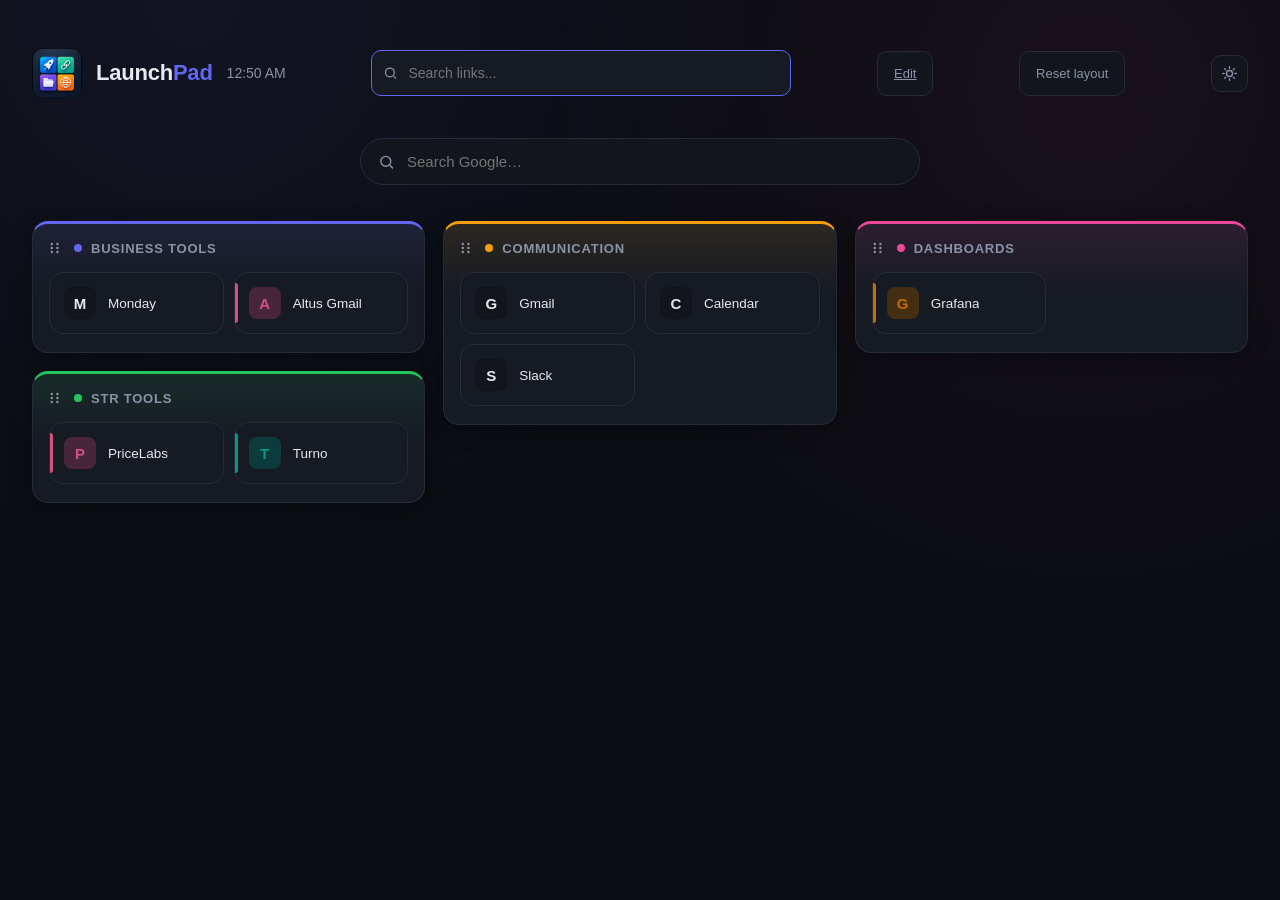
<file: index.html>
<!DOCTYPE html>
<html lang="en">
<head>
  <script src="js/theme.js?v=1"></script>
  <meta charset="UTF-8" />
  <meta name="viewport" content="width=device-width, initial-scale=1.0" />
  <title>LaunchPad</title>
  <link rel="icon" href="logo.png" />
  <link rel="stylesheet" href="css/style.css?v=12" />
</head>
<body>
  <div class="page">
    <header class="top-bar">
      <div class="brand">
        <img class="brand-logo" src="logo.png" alt="LaunchPad logo" />
        <h1>Launch<span class="dot">Pad</span></h1>
        <span class="clock" id="clock"></span>
      </div>
      <div class="search-wrap">
        <svg viewBox="0 0 24 24" fill="none" stroke="currentColor" stroke-width="2">
          <circle cx="11" cy="11" r="7"></circle>
          <line x1="21" y1="21" x2="16.65" y2="16.65"></line>
        </svg>
        <input id="search" type="text" placeholder="Search links..." autofocus />
      </div>
      <a class="icon-btn" id="edit-link" href="admin.html" title="Add, remove, or recolor links">
        Edit
      </a>
      <button class="icon-btn" id="reset-layout" title="Reset tile positions to the JSON default order">
        Reset layout
      </button>
      <button class="icon-btn theme-toggle" id="themeToggle" type="button" title="Toggle theme">
        <svg class="icon-sun" viewBox="0 0 20 20" fill="none" stroke="currentColor" stroke-width="1.8">
          <circle cx="10" cy="10" r="4" />
          <path d="M10 1v2M10 17v2M3.5 3.5l1.4 1.4M15.1 15.1l1.4 1.4M1 10h2M17 10h2M3.5 16.5l1.4-1.4M15.1 4.9l1.4-1.4" stroke-linecap="round" />
        </svg>
        <svg class="icon-moon" viewBox="0 0 20 20" fill="currentColor">
          <path d="M17 10.5A7.5 7.5 0 019.5 3 7.5 7.5 0 1017 10.5z" />
        </svg>
      </button>
    </header>

    <form class="gsearch" action="https://www.google.com/search" method="get">
      <svg viewBox="0 0 24 24" fill="none" stroke="currentColor" stroke-width="2">
        <circle cx="11" cy="11" r="7"></circle>
        <line x1="21" y1="21" x2="16.65" y2="16.65"></line>
      </svg>
      <input type="text" name="q" placeholder="Search Google…" autocomplete="off" />
    </form>

    <main id="categories"></main>
  </div>

  <div class="modal-overlay" id="modalOverlay" hidden>
    <div class="modal" id="modalCard" role="dialog" aria-modal="true" aria-labelledby="modalTitle">
      <div class="modal-head">
        <h3 id="modalTitle"></h3>
        <button class="modal-close" id="modalClose" aria-label="Close" title="Close">
          <svg viewBox="0 0 20 20" fill="none" stroke="currentColor" stroke-width="2">
            <line x1="5" y1="5" x2="15" y2="15"></line>
            <line x1="15" y1="5" x2="5" y2="15"></line>
          </svg>
        </button>
      </div>
      <div class="modal-links" id="modalLinks"></div>
    </div>
  </div>

  <script src="js/app.js?v=1"></script>
</body>
</html>
</file>
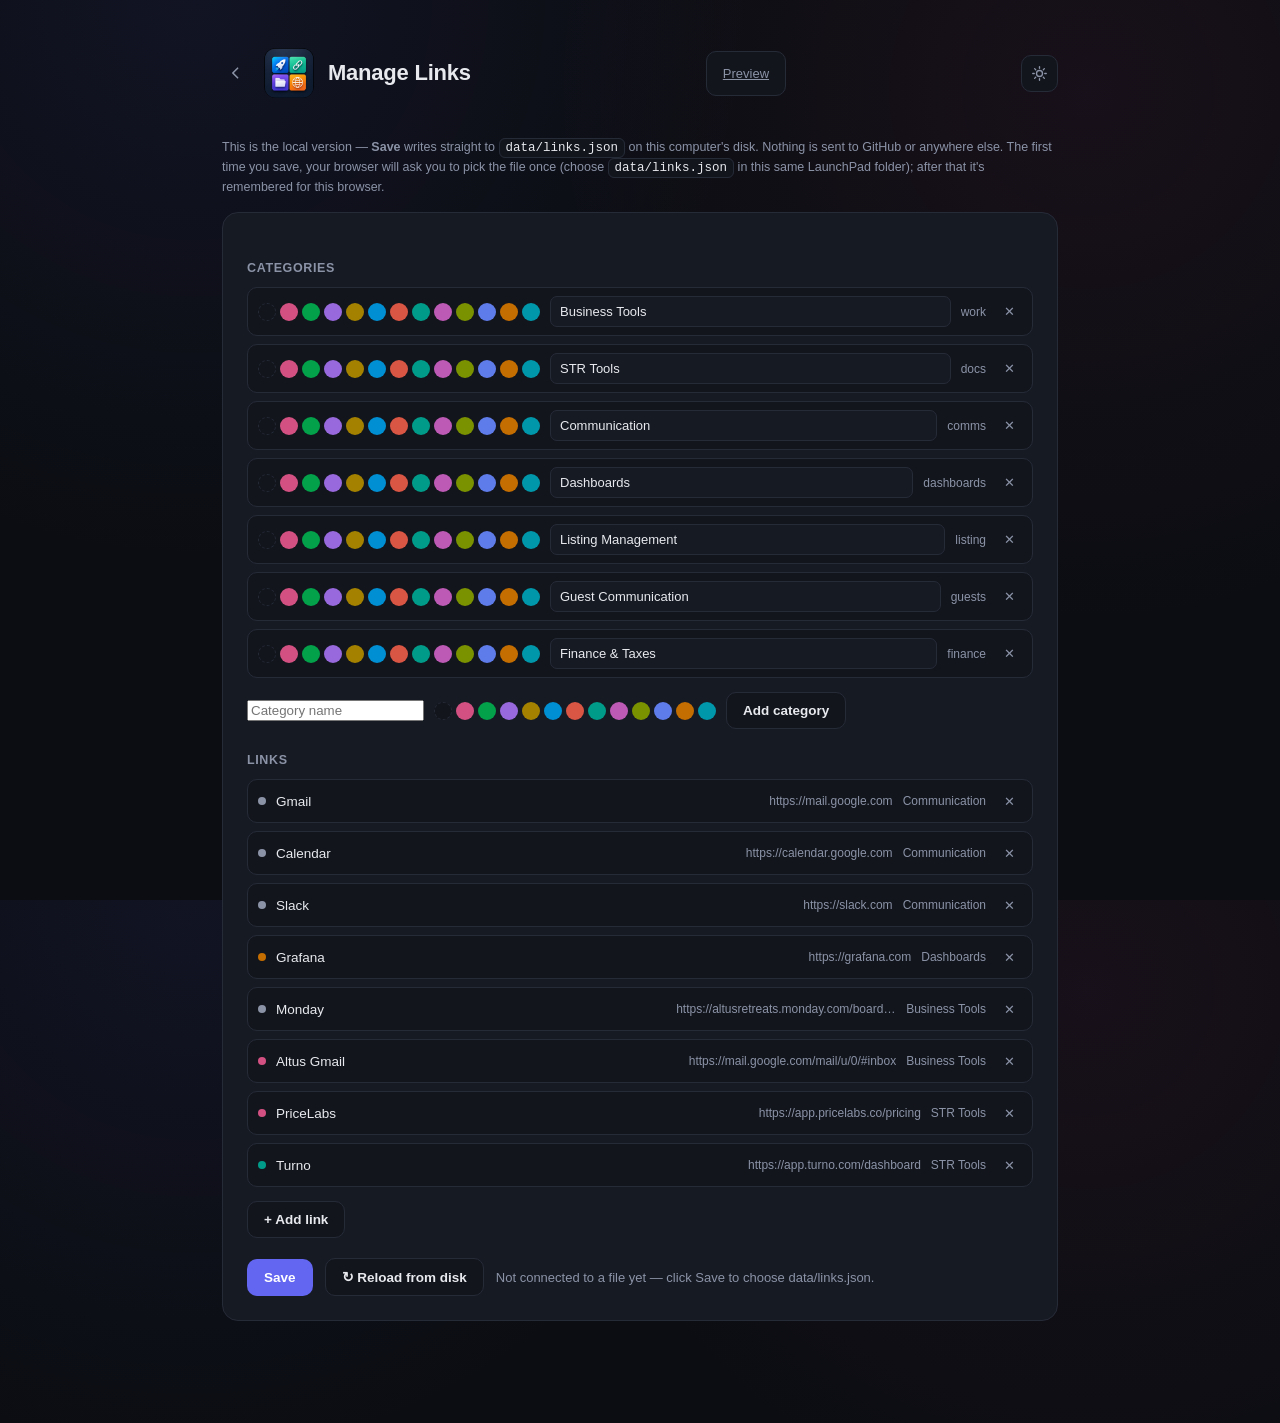
<file: admin-local.html>
<!DOCTYPE html>
<html lang="en">
<head>
  <script src="js/theme.js?v=1"></script>
  <meta charset="UTF-8" />
  <meta name="viewport" content="width=device-width, initial-scale=1.0" />
  <title>Manage Links — LaunchPad</title>
  <link rel="icon" href="logo.png" />
  <link rel="stylesheet" href="css/style.css?v=12" />
</head>
<body>
  <div class="page admin-page">
    <header class="top-bar">
      <div class="brand">
        <a class="back-link" href="index.html" title="Back to LaunchPad">
          <svg viewBox="0 0 20 20" fill="none" stroke="currentColor" stroke-width="2">
            <path d="M12 4l-6 6 6 6" stroke-linecap="round" stroke-linejoin="round" />
          </svg>
        </a>
        <img class="brand-logo" src="logo.png" alt="LaunchPad logo" />
        <h1>Manage Links</h1>
      </div>
      <a class="icon-btn" id="previewLink" href="index.html" target="_blank" rel="noopener noreferrer">Preview</a>
      <button class="icon-btn theme-toggle" id="themeToggle" type="button" title="Toggle theme">
        <svg class="icon-sun" viewBox="0 0 20 20" fill="none" stroke="currentColor" stroke-width="1.8">
          <circle cx="10" cy="10" r="4" />
          <path d="M10 1v2M10 17v2M3.5 3.5l1.4 1.4M15.1 15.1l1.4 1.4M1 10h2M17 10h2M3.5 16.5l1.4-1.4M15.1 4.9l1.4-1.4" stroke-linecap="round" />
        </svg>
        <svg class="icon-moon" viewBox="0 0 20 20" fill="currentColor">
          <path d="M17 10.5A7.5 7.5 0 019.5 3 7.5 7.5 0 1017 10.5z" />
        </svg>
      </button>
    </header>

    <div id="statusBanner" class="status-banner" hidden></div>

    <p class="admin-hint">
      This is the local version — <strong>Save</strong> writes straight to <code>data/links.json</code> on this
      computer's disk. Nothing is sent to GitHub or anywhere else. The first time you save, your browser will ask
      you to pick the file once (choose <code>data/links.json</code> in this same LaunchPad folder); after that it's
      remembered for this browser.
    </p>

    <section id="editView" class="admin-panel">
      <div id="editForms">
        <h3>Categories</h3>
        <div id="categoryList" class="admin-list"></div>
        <form id="addCategoryForm" class="admin-form-inline">
          <input name="name" placeholder="Category name" required autocomplete="off" />
          <div class="color-picker" id="addCategoryColorPicker"></div>
          <input name="color" type="hidden" />
          <button type="submit" class="btn-secondary">Add category</button>
        </form>

        <h3>Links</h3>
        <div id="linkList" class="admin-list"></div>
        <button type="button" id="addLinkBtn" class="btn-secondary">+ Add link</button>

        <div class="admin-save-bar">
          <button type="button" id="saveBoardBtn" class="btn-primary">Save</button>
          <button type="button" id="reloadBtn" class="btn-secondary" title="Re-read the file from disk">
            ↻ Reload from disk
          </button>
          <span id="fileStatus" class="admin-save-status"></span>
          <span id="saveStatus" class="admin-save-status"></span>
        </div>
      </div>
    </section>
  </div>

  <div class="modal-overlay" id="linkModalOverlay" hidden>
    <div class="modal admin-link-modal" id="linkModalCard">
      <div class="modal-head">
        <h3 id="linkModalTitle">Add link</h3>
        <button class="modal-close" id="linkModalClose" type="button" aria-label="Close">
          <svg viewBox="0 0 20 20" fill="none" stroke="currentColor" stroke-width="2">
            <line x1="5" y1="5" x2="15" y2="15"></line>
            <line x1="15" y1="5" x2="5" y2="15"></line>
          </svg>
        </button>
      </div>
      <form id="linkForm" class="admin-form">
        <label>Name
          <input name="name" required autocomplete="off" />
        </label>

        <label class="link-group-toggle">
          <input type="checkbox" name="isGroup" />
          This is a group (opens a menu of related links instead of navigating directly)
        </label>

        <div id="singleUrlFields">
          <label>URL
            <input name="url" type="url" placeholder="https://" autocomplete="off" />
          </label>
        </div>

        <div id="groupSubLinks" hidden>
          <div id="subLinkList" class="admin-list"></div>
          <button type="button" id="addSubLinkBtn" class="btn-secondary">+ Add sub-link</button>
        </div>

        <label>Category
          <select name="category" id="linkCategorySelect"></select>
        </label>
        <label>Color
          <div class="color-picker" id="linkColorPicker"></div>
          <input name="color" type="text" placeholder="none" autocomplete="off" />
        </label>
        <label>Icon (emoji or letter)
          <input name="icon" placeholder="optional" autocomplete="off" />
        </label>
        <label>Icon URL (favicon override)
          <input name="iconUrl" type="url" placeholder="optional" autocomplete="off" />
        </label>
        <label class="link-group-toggle">
          <input type="checkbox" name="wide" />
          Full width tile
        </label>
        <label>Sort order
          <input name="order" type="number" placeholder="optional" autocomplete="off" />
        </label>

        <div class="admin-form-actions">
          <button type="button" id="deleteLinkBtn" class="btn-danger" hidden>Delete link</button>
          <button type="submit" class="btn-primary">Save link</button>
        </div>
      </form>
    </div>
  </div>

  <script src="js/admin-local.js?v=1"></script>
</body>
</html>
</file>
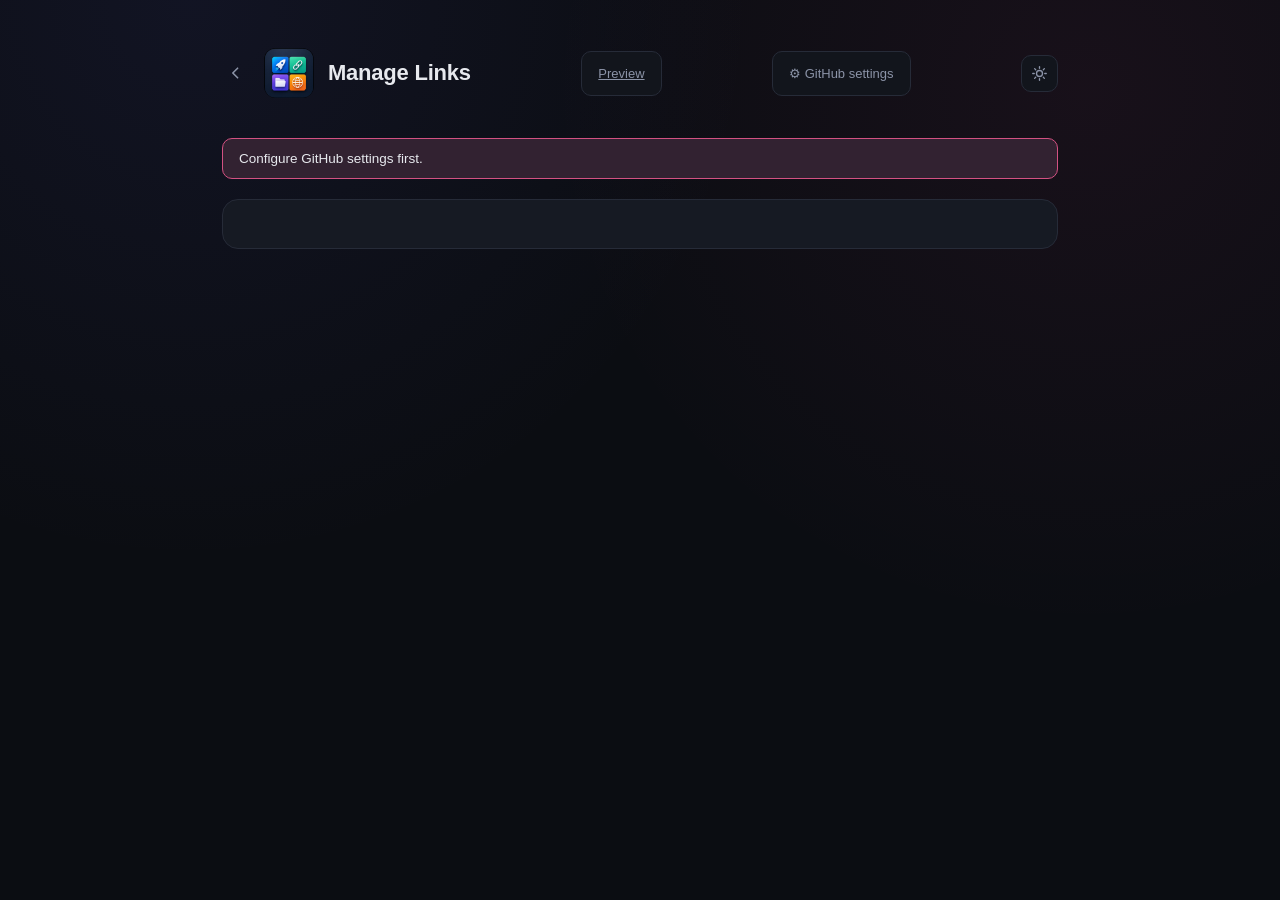
<file: admin.html>
<!DOCTYPE html>
<html lang="en">
<head>
  <script src="js/theme.js?v=1"></script>
  <meta charset="UTF-8" />
  <meta name="viewport" content="width=device-width, initial-scale=1.0" />
  <title>Manage Links — LaunchPad</title>
  <link rel="icon" href="logo.png" />
  <link rel="stylesheet" href="css/style.css?v=12" />
</head>
<body>
  <div class="page admin-page">
    <header class="top-bar">
      <div class="brand">
        <a class="back-link" href="index.html" title="Back to LaunchPad">
          <svg viewBox="0 0 20 20" fill="none" stroke="currentColor" stroke-width="2">
            <path d="M12 4l-6 6 6 6" stroke-linecap="round" stroke-linejoin="round" />
          </svg>
        </a>
        <img class="brand-logo" src="logo.png" alt="LaunchPad logo" />
        <h1>Manage Links</h1>
      </div>
      <a class="icon-btn" id="previewLink" href="index.html" target="_blank" rel="noopener noreferrer">Preview</a>
      <button class="icon-btn" id="settingsBtn" type="button">⚙ GitHub settings</button>
      <button class="icon-btn theme-toggle" id="themeToggle" type="button" title="Toggle theme">
        <svg class="icon-sun" viewBox="0 0 20 20" fill="none" stroke="currentColor" stroke-width="1.8">
          <circle cx="10" cy="10" r="4" />
          <path d="M10 1v2M10 17v2M3.5 3.5l1.4 1.4M15.1 15.1l1.4 1.4M1 10h2M17 10h2M3.5 16.5l1.4-1.4M15.1 4.9l1.4-1.4" stroke-linecap="round" />
        </svg>
        <svg class="icon-moon" viewBox="0 0 20 20" fill="currentColor">
          <path d="M17 10.5A7.5 7.5 0 019.5 3 7.5 7.5 0 1017 10.5z" />
        </svg>
      </button>
    </header>

    <div id="statusBanner" class="status-banner" hidden></div>

    <section id="settingsPanel" class="admin-panel" hidden>
      <h2>GitHub settings</h2>
      <p class="admin-hint">
        Used to save changes back to your repo. Create a <strong>fine-grained personal access token</strong>
        scoped to just this one repo, with <strong>Contents: Read and write</strong> permission — nothing
        broader. The token is stored only in this browser's local storage and is sent only to
        <code>api.github.com</code>. Note: "clear browsing data" in most browsers wipes local storage along with
        the cache, which erases these settings — a plain hard refresh (<code>Ctrl+Shift+R</code>) does not. Consider
        saving the token itself somewhere durable (like a password manager) so you're not stuck regenerating it.
      </p>
      <form id="settingsForm" class="admin-form">
        <label>Owner
          <input name="owner" placeholder="your-github-username" autocomplete="off" />
        </label>
        <label>Repo
          <input name="repo" placeholder="launchpad" autocomplete="off" />
        </label>
        <label>Branch
          <input name="branch" placeholder="main" autocomplete="off" />
        </label>
        <label>Personal access token
          <input name="token" type="password" placeholder="github_pat_…" autocomplete="off" />
        </label>
        <div class="admin-form-actions">
          <button type="button" id="testConnBtn" class="btn-secondary">Test connection</button>
          <button type="submit" class="btn-primary">Save settings</button>
        </div>
      </form>
    </section>

    <section id="editView" class="admin-panel">
      <div id="editForms">
        <h3>Categories</h3>
        <div id="categoryList" class="admin-list"></div>
        <form id="addCategoryForm" class="admin-form-inline">
          <input name="name" placeholder="Category name" required autocomplete="off" />
          <div class="color-picker" id="addCategoryColorPicker"></div>
          <input name="color" type="hidden" />
          <button type="submit" class="btn-secondary">Add category</button>
        </form>

        <h3>Links</h3>
        <div id="linkList" class="admin-list"></div>
        <button type="button" id="addLinkBtn" class="btn-secondary">+ Add link</button>

        <div class="admin-save-bar">
          <button type="button" id="saveBoardBtn" class="btn-primary">Save to GitHub</button>
          <button type="button" id="reloadBtn" class="btn-secondary" title="Re-fetch the latest version from GitHub">
            ↻ Reload latest
          </button>
          <span id="saveStatus" class="admin-save-status"></span>
        </div>
      </div>
    </section>
  </div>

  <div class="modal-overlay" id="linkModalOverlay" hidden>
    <div class="modal admin-link-modal" id="linkModalCard">
      <div class="modal-head">
        <h3 id="linkModalTitle">Add link</h3>
        <button class="modal-close" id="linkModalClose" type="button" aria-label="Close">
          <svg viewBox="0 0 20 20" fill="none" stroke="currentColor" stroke-width="2">
            <line x1="5" y1="5" x2="15" y2="15"></line>
            <line x1="15" y1="5" x2="5" y2="15"></line>
          </svg>
        </button>
      </div>
      <form id="linkForm" class="admin-form">
        <label>Name
          <input name="name" required autocomplete="off" />
        </label>

        <label class="link-group-toggle">
          <input type="checkbox" name="isGroup" />
          This is a group (opens a menu of related links instead of navigating directly)
        </label>

        <div id="singleUrlFields">
          <label>URL
            <input name="url" type="url" placeholder="https://" autocomplete="off" />
          </label>
        </div>

        <div id="groupSubLinks" hidden>
          <div id="subLinkList" class="admin-list"></div>
          <button type="button" id="addSubLinkBtn" class="btn-secondary">+ Add sub-link</button>
        </div>

        <label>Category
          <select name="category" id="linkCategorySelect"></select>
        </label>
        <label>Color
          <div class="color-picker" id="linkColorPicker"></div>
          <input name="color" type="text" placeholder="none" autocomplete="off" />
        </label>
        <label>Icon (emoji or letter)
          <input name="icon" placeholder="optional" autocomplete="off" />
        </label>
        <label>Icon URL (favicon override)
          <input name="iconUrl" type="url" placeholder="optional" autocomplete="off" />
        </label>
        <label class="link-group-toggle">
          <input type="checkbox" name="wide" />
          Full width tile
        </label>
        <label>Sort order
          <input name="order" type="number" placeholder="optional" autocomplete="off" />
        </label>

        <div class="admin-form-actions">
          <button type="button" id="deleteLinkBtn" class="btn-danger" hidden>Delete link</button>
          <button type="submit" class="btn-primary">Save link</button>
        </div>
      </form>
    </div>
  </div>

  <script src="js/admin.js?v=4"></script>
</body>
</html>
</file>
<file: css/style.css>
:root {
  --bg: #0b0d12;
  --bg-elev: #12151c;
  --card: #161a23;
  --card-hover: #1c212c;
  --border: #262b38;
  --text: #e7e9ee;
  --text-dim: #8b93a7;
  --accent: #6366f1;
  --radius: 14px;
  --shadow: 0 4px 20px rgba(0, 0, 0, 0.35);

  /* Link/group color palette — 12 hues tuned for this dark UI and checked for
     colorblind-safe separation. Reference by name in links.json, e.g.
     "color": "var(--pal-teal)" — or copy the hex directly. */
  --pal-rose: #d35182;
  --pal-emerald: #03a14a;
  --pal-violet: #9769dc;
  --pal-gold: #a48200;
  --pal-azure: #008fd2;
  --pal-coral: #d95544;
  --pal-teal: #009c89;
  --pal-magenta: #bd5ab6;
  --pal-lime: #7b9200;
  --pal-indigo: #5f7ceb;
  --pal-amber: #c46d00;
  --pal-cyan: #0097aa;
}

:root[data-theme="light"] {
  --bg: #f4f5f8;
  --bg-elev: #eaecf1;
  --card: #ffffff;
  --card-hover: #f6f7fa;
  --border: #e1e3ea;
  --text: #14161c;
  --text-dim: #666b78;
  --shadow: 0 4px 20px rgba(20, 22, 30, 0.08);
}

* {
  box-sizing: border-box;
}

html, body {
  height: 100%;
}

body {
  margin: 0;
  background:
    radial-gradient(circle at 15% 0%, rgba(99, 102, 241, 0.08), transparent 40%),
    radial-gradient(circle at 85% 10%, rgba(236, 72, 153, 0.06), transparent 40%),
    var(--bg);
  color: var(--text);
  font-family: "Segoe UI", -apple-system, BlinkMacSystemFont, "Inter", Roboto, Arial, sans-serif;
  min-height: 100%;
}

.page {
  max-width: 1800px;
  margin: 0 auto;
  padding: 48px 32px 80px;
}

/* Header */
.top-bar {
  display: flex;
  align-items: center;
  justify-content: space-between;
  gap: 14px;
  margin-bottom: 40px;
  flex-wrap: wrap;
}

.brand {
  display: flex;
  align-items: center;
  gap: 14px;
}

.brand-logo {
  width: 50px;
  height: 50px;
  border-radius: 12px;
  object-fit: cover;
  flex-shrink: 0;
}

.brand h1 {
  font-size: 22px;
  font-weight: 600;
  margin: 0;
  letter-spacing: -0.01em;
}

.brand .dot {
  color: var(--accent);
}

.clock {
  color: var(--text-dim);
  font-size: 14px;
  font-variant-numeric: tabular-nums;
}

.search-wrap {
  flex: 1;
  max-width: 420px;
  min-width: 160px;
  position: relative;
}

.search-wrap input {
  width: 100%;
  background: var(--bg-elev);
  border: 1px solid var(--border);
  color: var(--text);
  border-radius: 10px;
  padding: 14px 14px 14px 36px;
  font-size: 14px;
  outline: none;
  transition: border-color 0.15s ease, background 0.15s ease;
}

.search-wrap input:focus {
  border-color: var(--accent);
  background: var(--card);
}

.search-wrap svg {
  position: absolute;
  left: 12px;
  top: 50%;
  transform: translateY(-50%);
  width: 15px;
  height: 15px;
  color: var(--text-dim);
  pointer-events: none;
}

.icon-btn {
  background: var(--bg-elev);
  border: 1px solid var(--border);
  color: var(--text-dim);
  border-radius: 10px;
  padding: 14px 16px;
  font-size: 13px;
  cursor: pointer;
  transition: color 0.15s ease, border-color 0.15s ease, background 0.15s ease;
}

.icon-btn:hover {
  color: var(--text);
  border-color: var(--accent);
  background: var(--card);
}

.theme-toggle {
  display: flex;
  align-items: center;
  justify-content: center;
  padding: 10px;
}

.theme-toggle svg {
  width: 15px;
  height: 15px;
}

.theme-toggle .icon-moon {
  display: none;
}

:root[data-theme="light"] .theme-toggle .icon-sun {
  display: none;
}

:root[data-theme="light"] .theme-toggle .icon-moon {
  display: block;
}

/* Widget board */
#categories {
  column-width: 300px;
  column-gap: 18px;
  orphans: 1;
  widows: 1;
}

.widget {
  break-inside: avoid;
  -webkit-column-break-inside: avoid;
  display: block;
  width: 100%;
  margin: 0 0 18px;
  background: linear-gradient(
    to bottom,
    color-mix(in srgb, var(--widget-accent, var(--accent)) 10%, var(--card)) 0,
    var(--card) 70px
  );
  border: 1px solid var(--border);
  border-top: 3px solid var(--widget-accent, var(--accent));
  border-radius: 16px;
  padding: 14px 16px 18px;
  box-shadow: var(--shadow);
  transition: border-color 0.15s ease, box-shadow 0.15s ease, transform 0.12s ease;
}

.widget:hover {
  border-color: #34394a;
}

.widget.dragging {
  opacity: 0.35;
}

.widget.widget-drag-over {
  border-color: var(--accent);
  box-shadow: 0 0 0 1px var(--accent), var(--shadow);
}

.widget.is-empty {
  display: none;
}

.widget-head {
  display: flex;
  align-items: center;
  gap: 9px;
  margin-bottom: 14px;
}

.widget-grip {
  display: flex;
  align-items: center;
  justify-content: center;
  width: 20px;
  height: 20px;
  color: var(--text-dim);
  cursor: grab;
  border-radius: 5px;
  flex-shrink: 0;
  margin-left: -4px;
}

.widget-grip:hover {
  color: var(--text);
  background: var(--bg-elev);
}

.widget-grip svg {
  width: 16px;
  height: 16px;
}

.widget-grip:active {
  cursor: grabbing;
}

.widget-dot {
  width: 8px;
  height: 8px;
  border-radius: 50%;
  flex-shrink: 0;
}

.widget-head h2 {
  font-size: 13px;
  font-weight: 600;
  text-transform: uppercase;
  letter-spacing: 0.06em;
  color: var(--text-dim);
  margin: 0;
}

.tile-grid {
  display: grid;
  grid-template-columns: repeat(auto-fill, minmax(120px, 1fr));
  gap: 10px;
  min-height: 8px;
}

/* Tiles */
.tile {
  position: relative;
  display: flex;
  align-items: center;
  gap: 12px;
  background: var(--card);
  border: 1px solid var(--border);
  border-radius: var(--radius);
  padding: 14px;
  text-decoration: none;
  color: var(--text);
  cursor: grab;
  transition: transform 0.12s ease, background 0.15s ease, border-color 0.15s ease, box-shadow 0.15s ease;
}

.tile:hover {
  background: var(--card-hover);
  border-color: #34394a;
  transform: translateY(-2px);
  box-shadow: var(--shadow);
}

.tile.tile-wide {
  grid-column: 1 / -1;
}

.tile:active {
  cursor: grabbing;
}

.tile.dragging {
  opacity: 0.35;
}

.tile.drag-over::before {
  content: "";
  position: absolute;
  left: -7px;
  top: 8px;
  bottom: 8px;
  width: 3px;
  border-radius: 2px;
  background: var(--accent);
}

button.tile {
  font: inherit;
  width: 100%;
  text-align: left;
}

.tile-group-badge {
  position: absolute;
  top: 9px;
  right: 9px;
  color: var(--text-dim);
  display: flex;
}

.tile-group-badge svg {
  width: 11px;
  height: 11px;
}

.tile-icon {
  width: 32px;
  height: 32px;
  border-radius: 8px;
  flex-shrink: 0;
  display: flex;
  align-items: center;
  justify-content: center;
  background: var(--bg-elev);
  font-size: 15px;
  font-weight: 600;
  overflow: hidden;
}

.tile.has-accent::before {
  content: "";
  position: absolute;
  left: 0;
  top: 10px;
  bottom: 10px;
  width: 3px;
  border-radius: 0 3px 3px 0;
  background: var(--tile-accent);
}

.tile.has-accent .tile-icon {
  background: color-mix(in srgb, var(--tile-accent) 28%, var(--bg-elev));
  color: var(--tile-accent);
}

.tile-icon img {
  width: 18px;
  height: 18px;
}

.tile-name {
  font-size: 13.5px;
  font-weight: 500;
  overflow: hidden;
  text-overflow: ellipsis;
  white-space: nowrap;
}

.tile-hidden {
  display: none !important;
}

.empty-state {
  color: var(--text-dim);
  font-size: 14px;
  text-align: center;
  padding: 80px 20px;
}

.footer-hint {
  margin-top: 48px;
  text-align: center;
  color: var(--text-dim);
  font-size: 12.5px;
}

.footer-hint code {
  background: var(--bg-elev);
  border: 1px solid var(--border);
  padding: 2px 6px;
  border-radius: 6px;
  color: var(--text);
}

/* Group link modal */
.modal-overlay {
  position: fixed;
  inset: 0;
  background: rgba(5, 6, 10, 0.6);
  backdrop-filter: blur(3px);
  display: flex;
  align-items: center;
  justify-content: center;
  z-index: 100;
  padding: 20px;
}

.modal-overlay[hidden] {
  display: none;
}

.modal {
  width: 100%;
  max-width: 340px;
  background: linear-gradient(
    to bottom,
    color-mix(in srgb, var(--modal-accent, var(--accent)) 10%, var(--card)) 0,
    var(--card) 70px
  );
  border: 1px solid var(--border);
  border-top: 3px solid var(--modal-accent, var(--accent));
  border-radius: 16px;
  padding: 16px 18px 18px;
  box-shadow: 0 20px 60px rgba(0, 0, 0, 0.55);
  animation: modal-in 0.15s ease;
}

@keyframes modal-in {
  from {
    opacity: 0;
    transform: translateY(6px) scale(0.98);
  }
  to {
    opacity: 1;
    transform: translateY(0) scale(1);
  }
}

.modal-head {
  display: flex;
  align-items: center;
  justify-content: space-between;
  margin-bottom: 12px;
}

.modal-head h3 {
  margin: 0;
  font-size: 15px;
  font-weight: 600;
}

.modal-close {
  background: var(--bg-elev);
  border: 1px solid var(--border);
  color: var(--text-dim);
  width: 26px;
  height: 26px;
  border-radius: 8px;
  display: flex;
  align-items: center;
  justify-content: center;
  cursor: pointer;
  flex-shrink: 0;
}

.modal-close:hover {
  color: var(--text);
  border-color: var(--accent);
}

.modal-close svg {
  width: 12px;
  height: 12px;
}

.modal-links {
  display: flex;
  flex-direction: column;
  gap: 8px;
}

.modal-link {
  display: flex;
  align-items: center;
  gap: 12px;
  padding: 10px 12px;
  border-radius: 10px;
  background: var(--bg-elev);
  border: 1px solid var(--border);
  color: var(--text);
  text-decoration: none;
  font-size: 13.5px;
  font-weight: 500;
  transition: background 0.12s ease, border-color 0.12s ease;
}

.modal-link:hover {
  background: var(--card-hover);
  border-color: #34394a;
}

.back-link {
  display: flex;
  align-items: center;
  justify-content: center;
  width: 28px;
  height: 28px;
  border-radius: 8px;
  color: var(--text-dim);
  flex-shrink: 0;
}

.back-link:hover {
  color: var(--text);
  background: var(--bg-elev);
}

.back-link svg {
  width: 16px;
  height: 16px;
}

.gsearch {
  width: 100%;
  max-width: 560px;
  position: relative;
  margin: 0 auto 36px;
}

.gsearch input {
  width: 100%;
  background: var(--bg-elev);
  border: 1px solid var(--border);
  color: var(--text);
  border-radius: 999px;
  padding: 14px 20px 14px 46px;
  font-size: 15px;
  outline: none;
  transition: border-color 0.15s ease, background 0.15s ease, box-shadow 0.15s ease;
}

.gsearch input:focus {
  border-color: var(--accent);
  background: var(--card);
  box-shadow: 0 0 0 3px color-mix(in srgb, var(--accent) 22%, transparent);
}

.gsearch svg {
  position: absolute;
  left: 18px;
  top: 50%;
  transform: translateY(-50%);
  width: 17px;
  height: 17px;
  color: var(--text-dim);
  pointer-events: none;
}

@media (max-width: 640px) {
  .page {
    padding: 32px 18px 60px;
  }
  .top-bar {
    flex-direction: column;
    align-items: stretch;
  }
  .search-wrap {
    max-width: none;
  }
}

/* Admin page */
.admin-page {
  max-width: 900px;
}

.status-banner {
  padding: 12px 16px;
  border-radius: 10px;
  margin-bottom: 20px;
  font-size: 13.5px;
  border: 1px solid var(--border);
}

.status-banner.status-ok {
  background: color-mix(in srgb, var(--pal-emerald) 15%, var(--card));
  border-color: var(--pal-emerald);
}

.status-banner.status-error {
  background: color-mix(in srgb, var(--pal-rose) 15%, var(--card));
  border-color: var(--pal-rose);
}

.admin-panel {
  background: var(--card);
  border: 1px solid var(--border);
  border-radius: 16px;
  padding: 24px;
  margin-bottom: 24px;
}

.admin-panel h2 {
  font-size: 15px;
  font-weight: 600;
  margin: 0 0 14px;
}

.admin-panel h2:not(:first-child) {
  margin-top: 28px;
}

.admin-panel h3 {
  font-size: 12.5px;
  font-weight: 600;
  text-transform: uppercase;
  letter-spacing: 0.05em;
  color: var(--text-dim);
  margin: 24px 0 12px;
}

.admin-hint {
  font-size: 12.5px;
  color: var(--text-dim);
  line-height: 1.5;
  margin: 0 0 16px;
}

.admin-hint code {
  background: var(--bg-elev);
  border: 1px solid var(--border);
  padding: 2px 6px;
  border-radius: 6px;
  color: var(--text);
}

.admin-list {
  display: flex;
  flex-direction: column;
  gap: 8px;
  margin-bottom: 14px;
}

.admin-list-row {
  display: flex;
  align-items: center;
  gap: 10px;
  background: var(--bg-elev);
  border: 1px solid var(--border);
  border-radius: 10px;
  padding: 8px 10px;
}

.admin-list-row-link {
  cursor: pointer;
  transition: border-color 0.12s ease, background 0.12s ease;
}

.admin-list-row-link:hover {
  border-color: #34394a;
  background: var(--card-hover);
}

.admin-list-row input[type="text"],
.admin-list-row input[type="number"],
.admin-list-row input[type="url"] {
  background: var(--card);
  border: 1px solid var(--border);
  color: var(--text);
  border-radius: 7px;
  padding: 7px 9px;
  font-size: 13px;
  outline: none;
  font-family: inherit;
}

.admin-list-row input:focus {
  border-color: var(--accent);
}

.row-icon-input {
  width: 40px;
  text-align: center;
  flex-shrink: 0;
}

.row-name-input {
  flex: 1;
  min-width: 0;
}

.row-name-static {
  flex: 1;
  min-width: 0;
  font-size: 13.5px;
  font-weight: 500;
  overflow: hidden;
  text-overflow: ellipsis;
  white-space: nowrap;
}

.admin-row-id {
  font-size: 12px;
  color: var(--text-dim);
  flex-shrink: 0;
  max-width: 220px;
  overflow: hidden;
  text-overflow: ellipsis;
  white-space: nowrap;
}

.admin-row-dot {
  width: 8px;
  height: 8px;
  border-radius: 50%;
  flex-shrink: 0;
}

.row-link {
  font-size: 12.5px;
  color: var(--accent);
  text-decoration: none;
  flex-shrink: 0;
  white-space: nowrap;
}

.row-link:hover {
  text-decoration: underline;
}

.row-delete {
  width: 26px;
  height: 26px;
  flex-shrink: 0;
  display: flex;
  align-items: center;
  justify-content: center;
  border-radius: 7px;
  background: transparent;
  border: 1px solid transparent;
  color: var(--text-dim);
  cursor: pointer;
  font-size: 13px;
  font-family: inherit;
}

.row-delete:hover {
  color: var(--pal-rose);
  border-color: var(--pal-rose);
  background: color-mix(in srgb, var(--pal-rose) 12%, transparent);
}

.color-picker {
  display: flex;
  align-items: center;
  gap: 4px;
  flex-wrap: wrap;
}

.color-swatch {
  width: 18px;
  height: 18px;
  border-radius: 50%;
  border: 2px solid transparent;
  cursor: pointer;
  padding: 0;
  flex-shrink: 0;
}

.color-swatch-none {
  background: var(--bg-elev);
  border: 1px dashed var(--border);
}

.color-swatch.selected {
  border-color: var(--text);
  box-shadow: 0 0 0 2px var(--card);
}

.admin-form {
  display: flex;
  flex-direction: column;
  gap: 14px;
  max-width: 480px;
}

.admin-form label {
  display: flex;
  flex-direction: column;
  gap: 6px;
  font-size: 13px;
  color: var(--text-dim);
  font-weight: 500;
}

.admin-form input[type="text"],
.admin-form input[type="password"],
.admin-form input[type="url"],
.admin-form input[type="number"],
.admin-form select {
  background: var(--bg-elev);
  border: 1px solid var(--border);
  color: var(--text);
  border-radius: 10px;
  padding: 10px 12px;
  font-size: 14px;
  outline: none;
  font-family: inherit;
}

.admin-form input:focus,
.admin-form select:focus {
  border-color: var(--accent);
}

.admin-form-actions {
  display: flex;
  gap: 10px;
  align-items: center;
}

.admin-form-inline {
  display: flex;
  align-items: center;
  gap: 10px;
  margin-bottom: 20px;
}

.admin-form-inline input[type="text"] {
  background: var(--bg-elev);
  border: 1px solid var(--border);
  color: var(--text);
  border-radius: 8px;
  padding: 8px 10px;
  font-size: 13px;
  outline: none;
  font-family: inherit;
}

.link-group-toggle {
  flex-direction: row !important;
  align-items: center;
  gap: 8px !important;
}

.link-group-toggle input {
  width: auto;
}

.btn-primary,
.btn-secondary,
.btn-danger {
  border-radius: 10px;
  padding: 10px 16px;
  font-size: 13.5px;
  font-weight: 600;
  cursor: pointer;
  border: 1px solid transparent;
  font-family: inherit;
}

.btn-primary {
  background: var(--accent);
  color: white;
}

.btn-primary:hover {
  filter: brightness(1.1);
}

.btn-primary:disabled {
  opacity: 0.6;
  cursor: default;
}

.btn-secondary {
  background: var(--bg-elev);
  border-color: var(--border);
  color: var(--text);
}

.btn-secondary:hover {
  border-color: var(--accent);
}

.btn-danger {
  background: transparent;
  border-color: var(--pal-rose);
  color: var(--pal-rose);
}

.btn-danger:hover {
  background: color-mix(in srgb, var(--pal-rose) 15%, transparent);
}

.admin-save-bar {
  display: flex;
  align-items: center;
  gap: 12px;
  margin-top: 20px;
}

.admin-save-status {
  font-size: 13px;
  color: var(--text-dim);
}

.admin-link-modal {
  max-width: 460px;
  max-height: 85vh;
  overflow-y: auto;
}

.admin-list-row.admin-sub-link-row {
  display: grid;
  grid-template-columns: 1fr 1.4fr 56px auto;
  gap: 6px;
}

.admin-sub-link-row input {
  width: 100%;
}

@media (max-width: 640px) {
  .admin-list-row {
    flex-wrap: wrap;
  }
  .admin-list-row.admin-sub-link-row {
    grid-template-columns: 1fr 1fr;
  }
}
</file>
